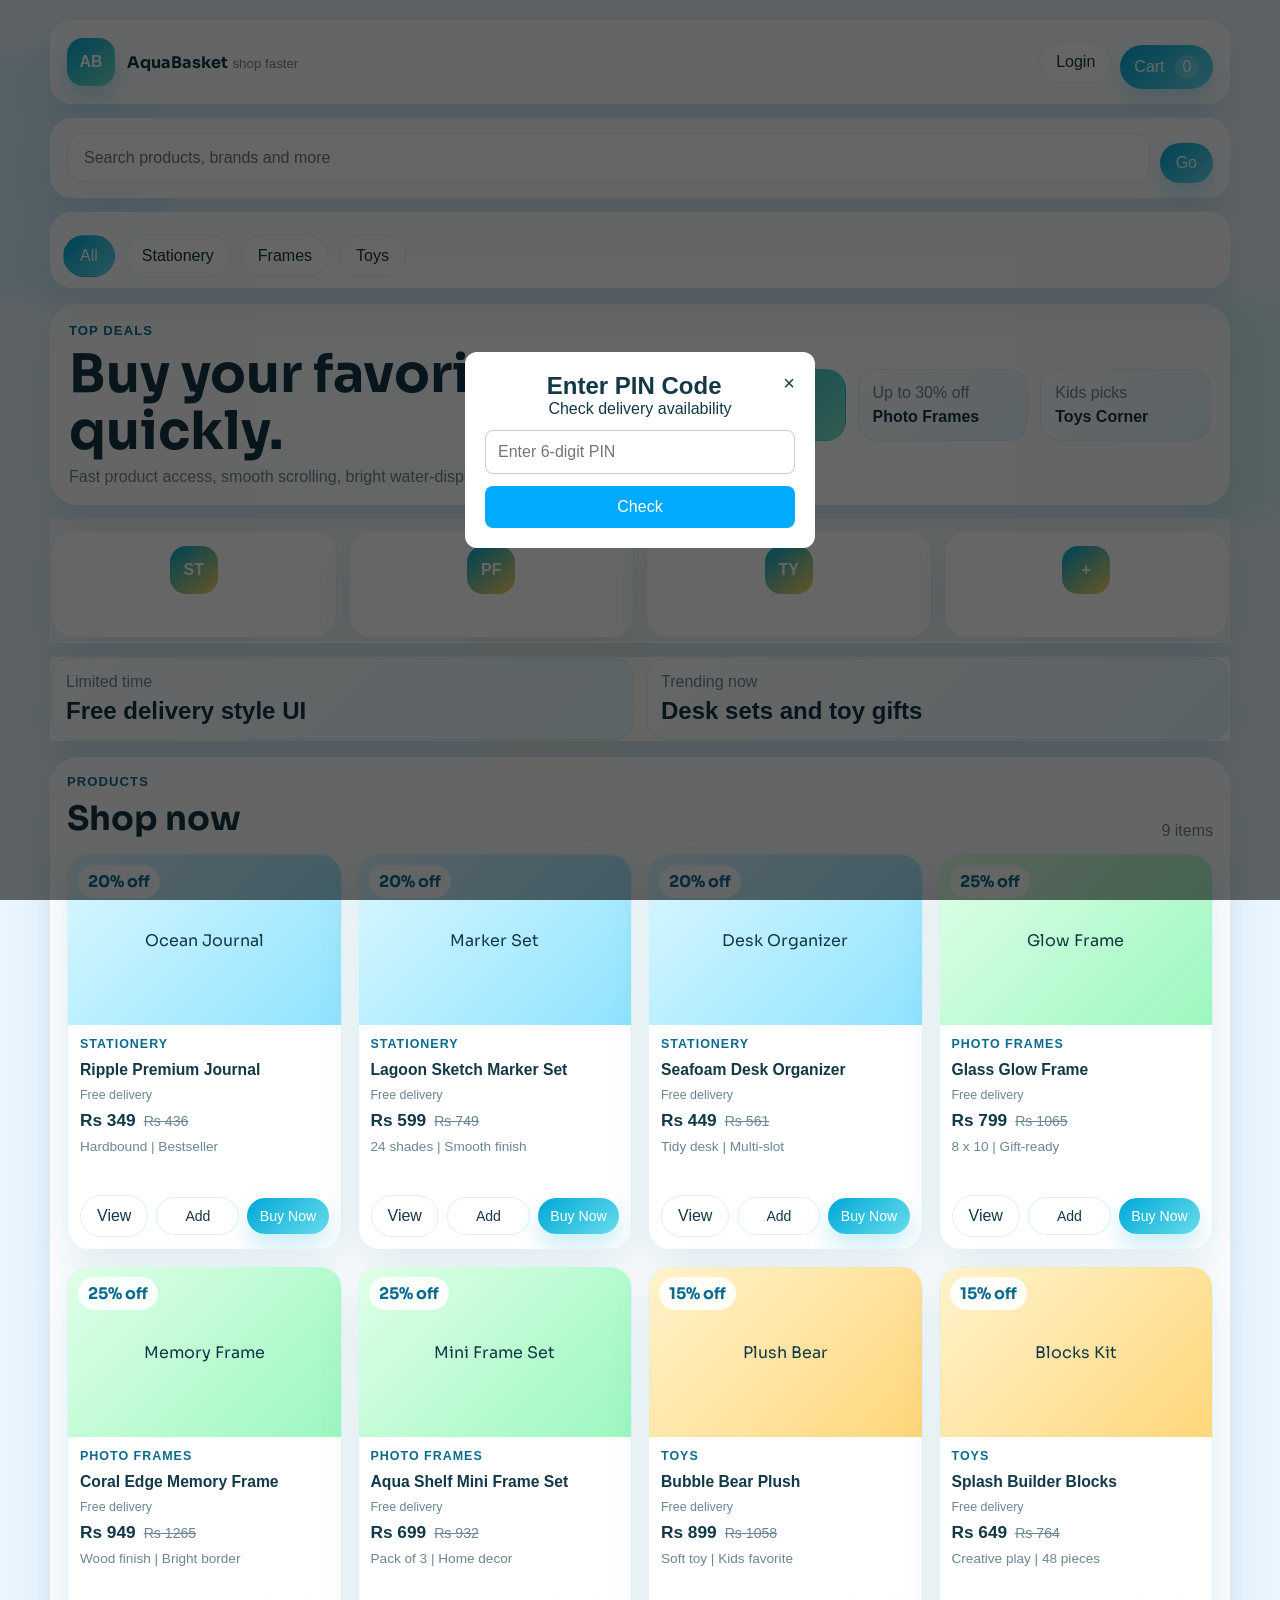
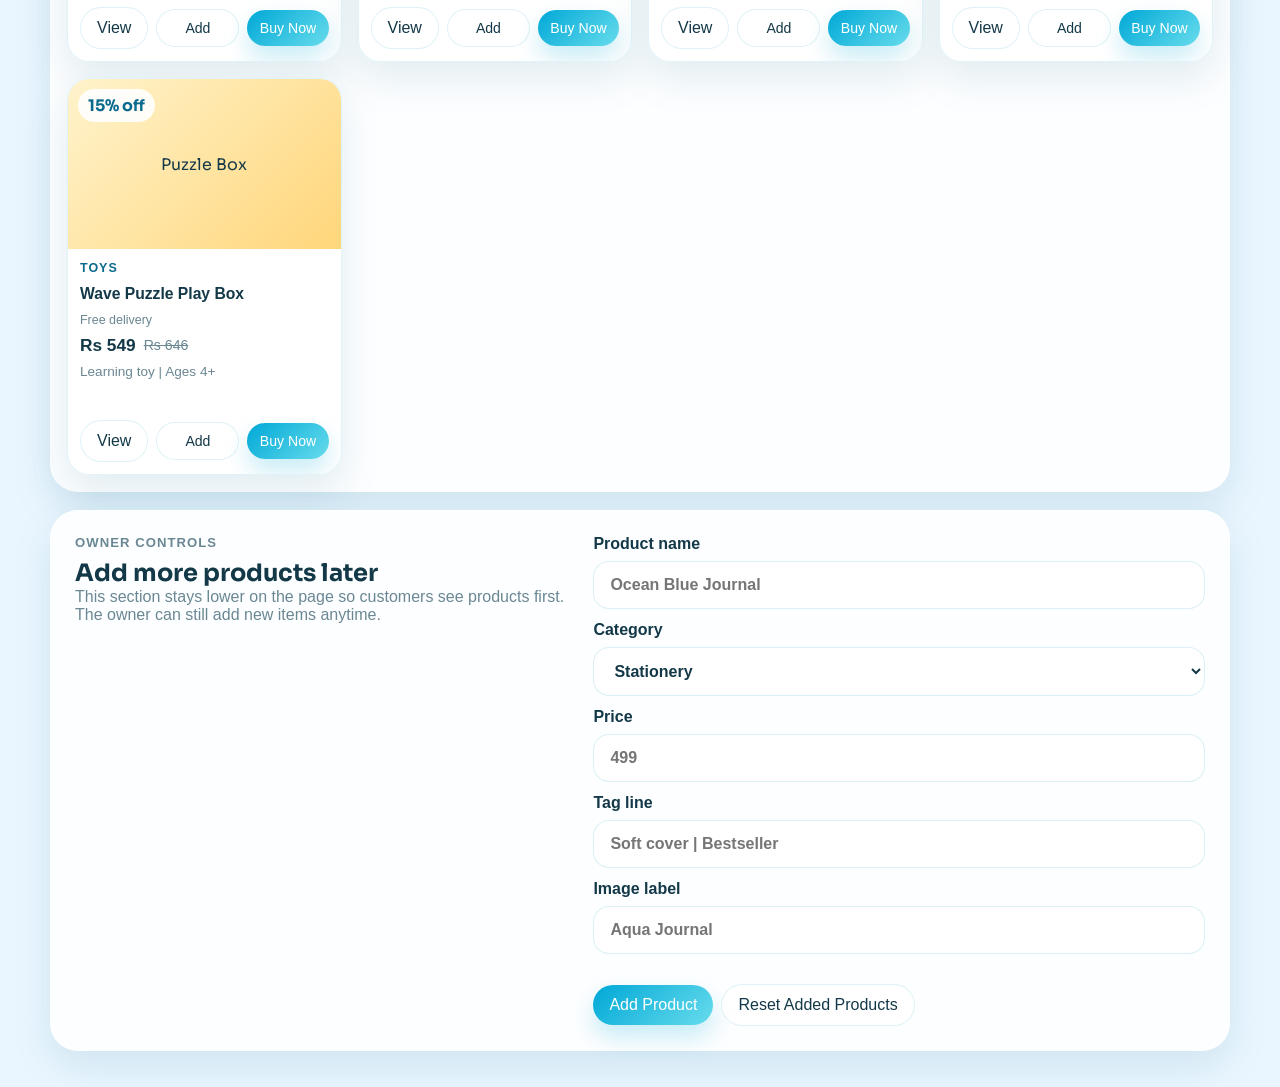
<file: index.html>
<!DOCTYPE html>
<html lang="en">
  <head>
    <meta charset="UTF-8" />
    <meta name="viewport" content="width=device-width, initial-scale=1.0" />
    <title>AquaBasket | Mobile Shopping Store</title>
    <meta
      name="description"
      content="Mobile-first frontend shopping website for stationery, photo frames, and toys."
    />
    <link rel="preconnect" href="https://fonts.googleapis.com" />
    <link rel="preconnect" href="https://fonts.gstatic.com" crossorigin />
    <link
      href="https://fonts.googleapis.com/css2?family=Outfit:wght@400;500;600;700;800&family=Sora:wght@600;700;800&display=swap"
      rel="stylesheet"
    />
    <link rel="stylesheet" href="styles.css" />
  </head>
  <script>
// Show popup only first time
window.onload = function () {
  if (!localStorage.getItem("userPin")) {
    document.getElementById("pinPopup").style.display = "flex";
  }
};

function closePopup() {
  document.getElementById("pinPopup").style.display = "none";
}

function submitPin() {
  let pin = document.getElementById("pinInput").value;

  if (pin.length === 6 && !isNaN(pin)) {
    localStorage.setItem("userPin", pin);
    alert("Delivery available for PIN: " + pin + " ✅");
    closePopup();
  } else {
    alert("Enter valid 6-digit PIN ❌");
  }
}
</script>
  <body data-page="home">
    <!-- PIN CODE POPUP -->
<div class="overlay" id="pinPopup">
  <div class="popup-box">
    <span class="close-btn" onclick="closePopup()">×</span>
    <h2>Enter PIN Code</h2>
    <p>Check delivery availability</p>

    <input type="text" id="pinInput" placeholder="Enter 6-digit PIN" />

    <button onclick="submitPin()">Check</button>
  </div>
</div>
    <div class="page-shell">
      <div class="water water-a"></div>
      <div class="water water-b"></div>
      <div class="water water-c"></div>

      <header class="site-header">
        <div class="mobile-header">
          <a class="brand compact" href="index.html">
            <span class="brand-mark">AB</span>
            <span>
              <strong>AquaBasket</strong>
              <small>shop faster</small>
            </span>
          </a>

          <div class="header-actions">
            <a class="auth-mini" href="login.html">Login</a>
            <button class="cart-pill compact" id="cartButton" type="button">
              Cart
              <span id="cartCount">0</span>
            </button>
          </div>
        </div>
        <div class="search-row">
          <div class="search-panel mobile-search">
            <input
              id="searchInput"
              type="search"
              placeholder="Search products, brands and more"
              aria-label="Search products"
            />
            <button class="primary-btn icon-search" id="searchBtn" type="button">Go</button>
          </div>
        </div>

        <nav class="category-nav mobile-cats" aria-label="Shop categories">
          <button class="category-chip active" data-filter="all" type="button">All</button>
          <button class="category-chip" data-filter="stationery" type="button">Stationery</button>
          <button class="category-chip" data-filter="photo frames" type="button">Frames</button>
          <button class="category-chip" data-filter="toys" type="button">Toys</button>
        </nav>
      </header>

      <main>
        <section class="mobile-hero glass-card">
          <div class="deal-copy">
            <p class="eyebrow">Top deals</p>
            <h1>Buy your favorites quickly.</h1>
            <p class="hero-text">Fast product access, smooth scrolling, bright water-display look.</p>
          </div>
          <div class="deal-strip">
            <article class="deal-card highlight">
              <span>From Rs 199</span>
              <strong>Stationery Sale</strong>
            </article>
            <article class="deal-card">
              <span>Up to 30% off</span>
              <strong>Photo Frames</strong>
            </article>
            <article class="deal-card">
              <span>Kids picks</span>
              <strong>Toys Corner</strong>
            </article>
          </div>
        </section>

        <section class="icon-row" aria-label="Shop shortcuts">
          <button class="shortcut-card" onclick="goToStationery()">
          <span class="shortcut-icon">ST</span>
          <strong>Stationery</strong>
          </button>
          <button class="shortcut-card" data-shortcut-filter="photo frames" type="button">
            <span class="shortcut-icon">PF</span>
            <strong>Frames</strong>
          </button>
          <button class="shortcut-card" data-shortcut-filter="toys" type="button">
            <span class="shortcut-icon">TY</span>
            <strong>Toys</strong>
          </button>
          <button class="shortcut-card owner-launch" id="openOwnerPanel" type="button">
            <span class="shortcut-icon">+</span>
            <strong>Add Product</strong>
          </button>
        </section>

        <section class="mini-banner-row">
          <article class="mini-banner">
            <p>Limited time</p>
            <h2>Free delivery style UI</h2>
          </article>
          <article class="mini-banner">
            <p>Trending now</p>
            <h2>Desk sets and toy gifts</h2>
          </article>
        </section>

        <section class="products-section">
          <div class="products-toolbar mobile-toolbar">
            <div>
              <p class="eyebrow">Products</p>
              <h2 id="products">Shop now</h2>
            </div>
            <p id="resultsText">Showing all products</p>
          </div>
          <div class="product-grid" id="productGrid"></div>
        </section>

        <section class="owner-section glass-card" id="owner">
          <div class="owner-copy">
            <p class="eyebrow">Owner controls</p>
            <h2>Add more products later</h2>
            <p>
              This section stays lower on the page so customers see products first. The owner can still
              add new items anytime.
            </p>
          </div>

          <form class="owner-form" id="ownerForm">
            <label>
              Product name
              <input id="productName" name="name" type="text" placeholder="Ocean Blue Journal" required />
            </label>
            <label>
              Category
              <select id="productCategory" name="category" required>
                <option value="stationery">Stationery</option>
                <option value="photo frames">Photo Frames</option>
                <option value="toys">Toys</option>
              </select>
            </label>
            <label>
              Price
              <input id="productPrice" name="price" type="number" min="1" step="1" placeholder="499" required />
            </label>
            <label>
              Tag line
              <input id="productTag" name="tag" type="text" placeholder="Soft cover | Bestseller" required />
            </label>
            <label>
              Image label
              <input id="productImage" name="image" type="text" placeholder="Aqua Journal" required />
            </label>
            <div class="owner-actions">
              <button class="primary-btn owner-submit" type="submit">Add Product</button>
              <button class="secondary-btn small" id="resetProducts" type="button">Reset Added Products</button>
            </div>
          </form>
        </section>
      </main>
    </div>

    <div class="drawer-backdrop hidden" id="drawerBackdrop"></div>

    <aside class="cart-drawer" id="cartDrawer" aria-label="Shopping cart">
      <div class="drawer-head">
        <h3>Your cart</h3>
        <button class="icon-btn" id="closeCart" type="button">X</button>
      </div>
      <div id="cartItems" class="drawer-items"></div>
      <div class="drawer-foot">
        <p>Total: <strong id="cartTotal">Rs 0</strong></p>
        <button class="primary-btn wide" type="button">Checkout</button>
      </div>
    </aside>

    <div class="product-modal-backdrop hidden" id="productModalBackdrop"></div>

    <section class="product-modal hidden" id="productModal" aria-label="Product details">
      <div class="product-modal-head">
        <p class="eyebrow">Product details</p>
        <button class="icon-btn" id="closeProductModal" type="button">X</button>
      </div>

      <div class="product-modal-body">
        <div class="product-modal-hero" id="modalProductImage"></div>
        <div class="product-modal-copy">
          <p class="product-category" id="modalProductCategory"></p>
          <h2 id="modalProductName"></h2>
          <p class="product-tag" id="modalProductTag"></p>
          <div class="price-row modal-price-row">
            <strong id="modalProductPrice"></strong>
            <span class="strike" id="modalProductOldPrice"></span>
            <span class="modal-discount" id="modalProductDiscount"></span>
          </div>
          <p class="modal-delivery">Free delivery | Bright picks for everyday shopping</p>
          <div class="product-actions">
            <button class="secondary-btn" id="modalAddToCart" type="button">Add to Cart</button>
            <button class="primary-btn" id="modalBuyNow" type="button">Buy Now</button>
          </div>
        </div>
      </div>

      <div class="related-section">
        <div class="related-head">
          <h3>Related products</h3>
          <p>Similar picks like JioMart browsing</p>
        </div>
        <div class="related-grid" id="relatedProducts"></div>
      </div>
    </section>

    <nav class="bottom-nav" aria-label="Bottom navigation">
      <a href="#products" class="bottom-link active">Home</a>
      <button class="bottom-link" data-shortcut-filter="all" type="button">Categories</button>
      <button class="bottom-link" id="mobileCartButton" type="button">Cart</button>
      <a href="login.html" class="bottom-link">Account</a>
    </nav>

    <script src="products.js"></script>
    <script src="script.js"></script>
  </body>
</html>
</file>
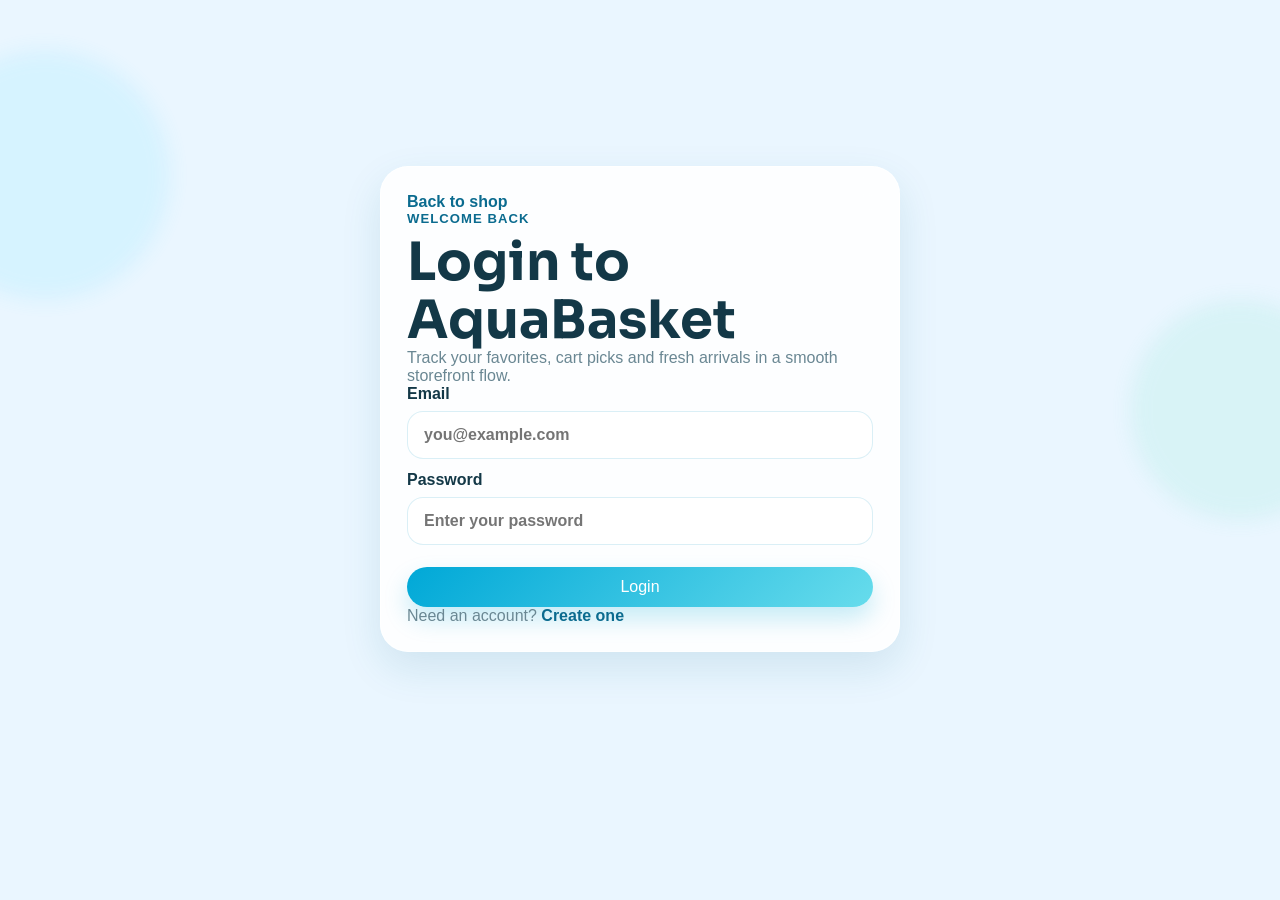
<file: login.html>
<!DOCTYPE html>
<html lang="en">
  <head>
    <meta charset="UTF-8" />
    <meta name="viewport" content="width=device-width, initial-scale=1.0" />
    <title>Login | AquaBasket</title>
    <link rel="preconnect" href="https://fonts.googleapis.com" />
    <link rel="preconnect" href="https://fonts.gstatic.com" crossorigin />
    <link
      href="https://fonts.googleapis.com/css2?family=Outfit:wght@400;500;600;700;800&family=Sora:wght@600;700;800&display=swap"
      rel="stylesheet"
    />
    <link rel="stylesheet" href="styles.css" />
  </head>
  <body data-page="auth">
    <div class="auth-shell">
      <div class="water water-a"></div>
      <div class="water water-b"></div>
      <section class="auth-card glass-card">
        <a class="back-link" href="index.html">Back to shop</a>
        <p class="eyebrow">Welcome back</p>
        <h1>Login to AquaBasket</h1>
        <p class="auth-copy">Track your favorites, cart picks and fresh arrivals in a smooth storefront flow.</p>

        <form id="loginForm" class="auth-form">
          <label>
            Email
            <input type="email" id="loginEmail" placeholder="you@example.com" required />
          </label>
          <label>
            Password
            <input type="password" id="loginPassword" placeholder="Enter your password" required />
          </label>
          <button class="primary-btn wide" type="submit">Login</button>
        </form>

        <p class="auth-switch">
          Need an account?
          <a href="signup.html">Create one</a>
        </p>
        <p class="auth-message" id="loginMessage"></p>
      </section>
    </div>

    <script src="script.js"></script>
  </body>
</html>
</file>
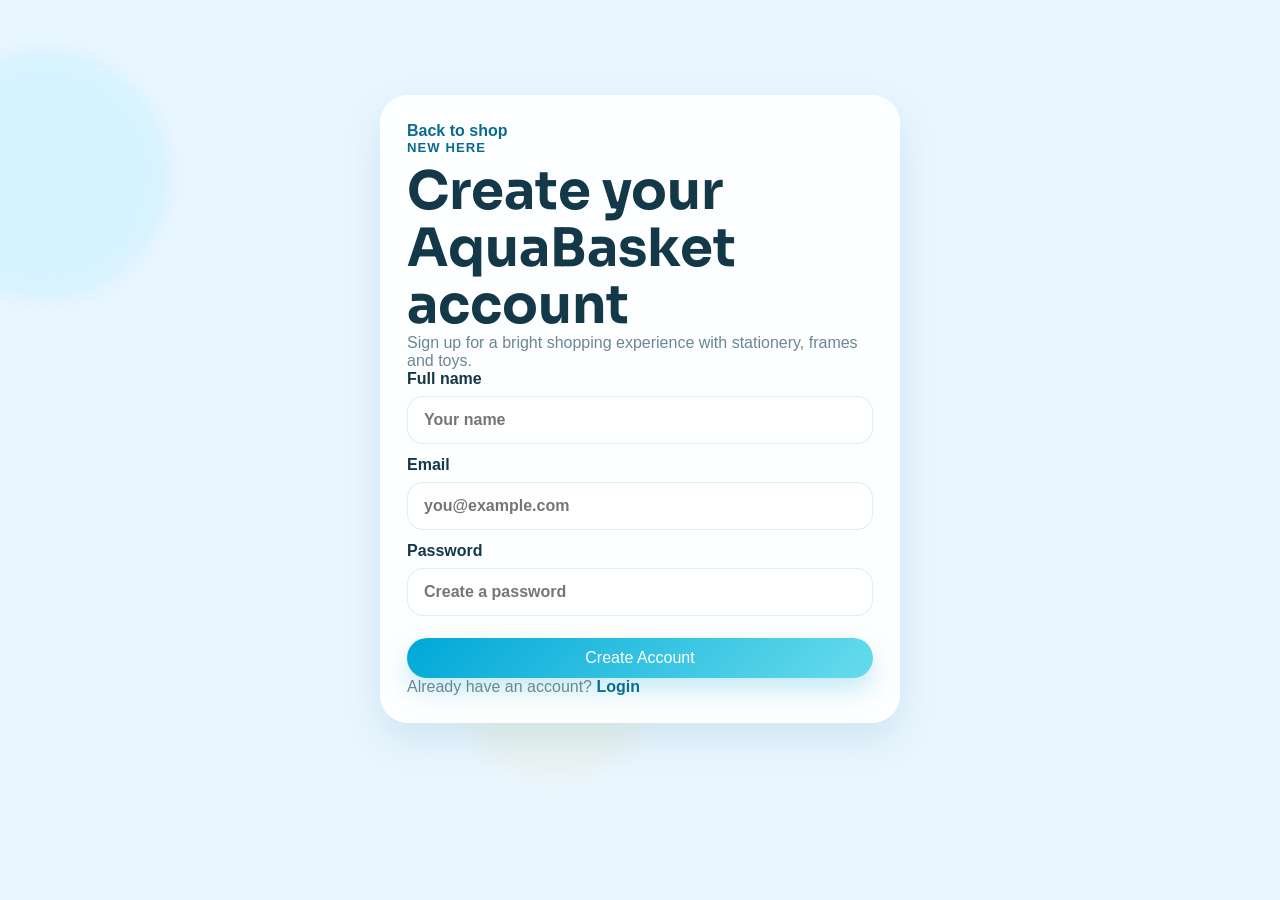
<file: signup.html>
<!DOCTYPE html>
<html lang="en">
  <head>
    <meta charset="UTF-8" />
    <meta name="viewport" content="width=device-width, initial-scale=1.0" />
    <title>Sign Up | AquaBasket</title>
    <link rel="preconnect" href="https://fonts.googleapis.com" />
    <link rel="preconnect" href="https://fonts.gstatic.com" crossorigin />
    <link
      href="https://fonts.googleapis.com/css2?family=Outfit:wght@400;500;600;700;800&family=Sora:wght@600;700;800&display=swap"
      rel="stylesheet"
    />
    <link rel="stylesheet" href="styles.css" />
  </head>
  <body data-page="auth">
    <div class="auth-shell">
      <div class="water water-a"></div>
      <div class="water water-c"></div>
      <section class="auth-card glass-card">
        <a class="back-link" href="index.html">Back to shop</a>
        <p class="eyebrow">New here</p>
        <h1>Create your AquaBasket account</h1>
        <p class="auth-copy">Sign up for a bright shopping experience with stationery, frames and toys.</p>

        <form id="signupForm" class="auth-form">
          <label>
            Full name
            <input type="text" id="signupName" placeholder="Your name" required />
          </label>
          <label>
            Email
            <input type="email" id="signupEmail" placeholder="you@example.com" required />
          </label>
          <label>
            Password
            <input type="password" id="signupPassword" placeholder="Create a password" required />
          </label>
          <button class="primary-btn wide" type="submit">Create Account</button>
        </form>

        <p class="auth-switch">
          Already have an account?
          <a href="login.html">Login</a>
        </p>
        <p class="auth-message" id="signupMessage"></p>
      </section>
    </div>

    <script src="script.js"></script>
  </body>
</html>
</file>
<file: styles.css>
:root {
  --bg: #eefbff;
  --panel: rgba(255, 255, 255, 0.88);
  --line: rgba(68, 180, 214, 0.16);
  --text: #133847;
  --muted: #6a8793;
  --primary: #00a8d7;
  --primary-dark: #0b6b8f;
  --accent: #72e2c4;
  --warm: #ffd55d;
  --shadow: 0 16px 40px rgba(18, 104, 130, 0.12);
  --radius-xl: 28px;
  --radius-lg: 22px;
  --radius-md: 16px;
}

* {
  box-sizing: border-box;
}

html {
  scroll-behavior: smooth;
}

body {
  margin: 0;
  font-family: "Outfit", sans-serif;
  color: var(--text);
  background:
    radial-gradient(circle at top left, #d5f8ff 0, transparent 28%),
    radial-gradient(circle at top right, #fff7c8 0, transparent 24%),
    linear-gradient(180deg, #f4fdff 0%, #ebfaff 46%, #f7fff8 100%);
  min-height: 100vh;
  overflow-x: hidden;
}

body.no-scroll {
  overflow: hidden;
}

a {
  color: inherit;
  text-decoration: none;
}

button,
input,
select {
  font: inherit;
}

.page-shell,
.auth-shell {
  position: relative;
  min-height: 100vh;
  padding: 14px 14px 96px;
}

.water {
  position: fixed;
  border-radius: 999px;
  filter: blur(10px);
  opacity: 0.45;
  pointer-events: none;
  animation: floatWave 11s ease-in-out infinite;
}

.water-a {
  width: 250px;
  height: 250px;
  top: 50px;
  left: -80px;
  background: rgba(82, 222, 255, 0.28);
}

.water-b {
  width: 220px;
  height: 220px;
  top: 300px;
  right: -70px;
  background: rgba(114, 226, 196, 0.32);
  animation-delay: -4s;
}

.water-c {
  width: 190px;
  height: 190px;
  bottom: 120px;
  left: 36%;
  background: rgba(255, 213, 93, 0.18);
  animation-delay: -7s;
}

.glass-card,
.auth-card,
.cart-drawer,
.site-header,
.mobile-hero,
.shortcut-card,
.mini-banner,
.product-card,
.owner-section {
  backdrop-filter: blur(18px);
  -webkit-backdrop-filter: blur(18px);
}

.site-header,
.mobile-hero,
.icon-row,
.mini-banner-row,
.products-section,
.owner-section {
  max-width: 1180px;
  margin-left: auto;
  margin-right: auto;
}

.site-header {
  position: sticky;
  top: 10px;
  z-index: 20;
  display: grid;
  gap: 12px;
  margin-bottom: 16px;
}

.mobile-header,
.search-row,
.mobile-cats,
.mobile-hero,
.icon-row,
.mini-banner-row,
.products-section,
.owner-section,
.auth-card {
  background: var(--panel);
  border: 1px solid rgba(255, 255, 255, 0.78);
  box-shadow: var(--shadow);
}

.mobile-header,
.search-row,
.mobile-cats {
  border-radius: 22px;
  padding: 12px;
}

.mobile-header {
  display: flex;
  justify-content: space-between;
  gap: 10px;
  align-items: center;
}

.brand {
  display: inline-flex;
  align-items: center;
  gap: 12px;
}

.brand.compact strong,
.products-toolbar h2,
.owner-copy h2,
.auth-card h1,
.mobile-hero h1 {
  font-family: "Sora", sans-serif;
}

.brand-mark {
  width: 48px;
  height: 48px;
  display: grid;
  place-items: center;
  border-radius: 16px;
  background: linear-gradient(140deg, var(--primary), var(--accent));
  color: white;
  font-weight: 800;
  box-shadow: 0 12px 24px rgba(0, 168, 215, 0.26);
}

.brand small,
.auth-copy,
.hero-text,
.mini-banner p,
.deal-card span,
.product-subtext,
.product-tag,
.auth-message,
.owner-copy p,
.search-hint {
  color: var(--muted);
}

.header-actions,
.product-actions,
.owner-actions {
  display: flex;
  gap: 8px;
  align-items: center;
}

.ghost-btn {
  border: 1px solid rgba(88, 184, 212, 0.2);
  background: rgba(255, 255, 255, 0.88);
  color: var(--text);
}

.auth-mini,
.bottom-link,
.category-chip,
.secondary-btn,
.ghost-btn,
.icon-btn {
  border: 1px solid rgba(88, 184, 212, 0.2);
  background: rgba(255, 255, 255, 0.88);
  color: var(--text);
}

.category-chip,
.primary-btn,
.secondary-btn,
.ghost-btn,
.icon-btn,
.cart-pill,
.auth-mini,
.bottom-link {
  border-radius: 999px;
  padding: 11px 16px;
  cursor: pointer;
  transition: transform 0.18s ease, box-shadow 0.18s ease, background 0.18s ease;
}

.primary-btn,
.cart-pill,
.bottom-link.active {
  border: none;
  color: white;
  background: linear-gradient(135deg, var(--primary), #67dcec);
  box-shadow: 0 12px 24px rgba(0, 168, 215, 0.22);
}

.cart-pill.compact {
  padding: 10px 14px;
}

.cart-pill span {
  display: inline-grid;
  place-items: center;
  min-width: 24px;
  min-height: 24px;
  border-radius: 999px;
  background: rgba(255, 255, 255, 0.22);
  margin-left: 6px;
}

.search-panel {
  display: grid;
  grid-template-columns: 1fr auto;
  gap: 10px;
}

.search-panel input,
.owner-form input,
.owner-form select,
.auth-form input {
  width: 100%;
  padding: 14px 16px;
  border-radius: 16px;
  border: 1px solid rgba(88, 184, 212, 0.22);
  background: rgba(255, 255, 255, 0.98);
  color: var(--text);
  outline: none;
}

.search-panel input:focus,
.owner-form input:focus,
.owner-form select:focus,
.auth-form input:focus {
  box-shadow: 0 0 0 4px rgba(0, 168, 215, 0.12);
}

.mobile-cats {
  display: flex;
  gap: 10px;
  overflow-x: auto;
  padding-bottom: 10px;
}

.mobile-cats::-webkit-scrollbar,
.icon-row::-webkit-scrollbar {
  display: none;
}

.category-chip {
  white-space: nowrap;
  flex: 0 0 auto;
}

.category-chip.active {
  background: linear-gradient(135deg, var(--primary), #67dcec);
  color: white;
  border-color: transparent;
}

.mobile-hero {
  border-radius: var(--radius-xl);
  padding: 18px;
  display: grid;
  gap: 16px;
}

.eyebrow {
  margin: 0 0 8px;
  font-size: 0.82rem;
  font-weight: 700;
  letter-spacing: 0.08em;
  text-transform: uppercase;
  color: var(--primary-dark);
}

.mobile-hero h1,
.auth-card h1 {
  margin: 0;
  font-size: clamp(1.8rem, 7vw, 3.3rem);
  line-height: 1.08;
}

.hero-text {
  margin: 8px 0 0;
}

.deal-strip,
.mini-banner-row {
  display: grid;
  gap: 12px;
}

.deal-card,
.mini-banner {
  border-radius: 20px;
  padding: 14px;
  background: linear-gradient(135deg, rgba(255, 255, 255, 0.86), rgba(226, 248, 255, 0.88));
  border: 1px solid var(--line);
}

.deal-card.highlight {
  background: linear-gradient(135deg, rgba(0, 168, 215, 0.94), rgba(114, 226, 196, 0.92));
  color: white;
}

.deal-card span,
.deal-card strong,
.mini-banner p,
.mini-banner h2 {
  display: block;
  margin: 0;
}

.deal-card strong,
.mini-banner h2 {
  margin-top: 6px;
}

.icon-row {
  display: grid;
  grid-auto-flow: column;
  grid-auto-columns: minmax(92px, 1fr);
  gap: 12px;
  overflow-x: auto;
  margin-top: 14px;
  padding-bottom: 4px;
}

.shortcut-card {
  border: 1px solid var(--line);
  background: rgba(255, 255, 255, 0.82);
  border-radius: 22px;
  padding: 14px 10px;
  min-height: 108px;
  display: grid;
  justify-items: center;
  align-content: center;
  gap: 10px;
  text-align: center;
  box-shadow: var(--shadow);
}

.shortcut-icon {
  width: 48px;
  height: 48px;
  display: grid;
  place-items: center;
  border-radius: 16px;
  font-weight: 800;
  color: white;
  background: linear-gradient(140deg, var(--primary), var(--warm));
}

.mini-banner-row {
  margin-top: 14px;
}

.products-section {
  margin-top: 16px;
  padding: 16px;
  border-radius: var(--radius-xl);
}

.products-toolbar {
  display: flex;
  justify-content: space-between;
  gap: 12px;
  align-items: end;
  margin-bottom: 14px;
}

.products-toolbar h2 {
  margin: 0;
  font-size: clamp(1.4rem, 5vw, 2.1rem);
}

.products-toolbar p:last-child {
  margin: 0;
  color: var(--muted);
}

.product-grid {
  display: grid;
  grid-template-columns: repeat(2, minmax(0, 1fr));
  gap: 12px;
}

.product-card {
  display: grid;
  grid-template-rows: auto 1fr;
  background: rgba(255, 255, 255, 0.92);
  border-radius: 22px;
  overflow: hidden;
  border: 1px solid var(--line);
  box-shadow: var(--shadow);
}

.product-image {
  position: relative;
  height: 138px;
  display: grid;
  place-items: center;
  padding: 12px;
}

.product-image span {
  font-family: "Sora", sans-serif;
  font-size: 1rem;
  text-align: center;
}

.product-badge {
  position: absolute;
  top: 10px;
  left: 10px;
  padding: 6px 10px;
  border-radius: 999px;
  background: rgba(255, 255, 255, 0.9);
  font-size: 0.76rem;
  font-weight: 700;
  color: var(--primary-dark);
}

.product-body {
  display: grid;
  align-content: start;
  gap: 8px;
  padding: 12px;
}

.product-category,
.product-subtext {
  margin: 0;
  font-size: 0.78rem;
}

.product-category {
  text-transform: uppercase;
  letter-spacing: 0.08em;
  color: var(--primary-dark);
  font-weight: 700;
}

.product-body h3 {
  margin: 0;
  font-size: 0.98rem;
  line-height: 1.35;
}

.price-row {
  display: flex;
  gap: 8px;
  align-items: center;
  flex-wrap: wrap;
}

.price-row strong {
  font-size: 1.08rem;
}

.strike {
  text-decoration: line-through;
  color: var(--muted);
  font-size: 0.88rem;
}

.product-tag {
  margin: 0;
  min-height: 34px;
  font-size: 0.85rem;
}

.product-actions {
  margin-top: 4px;
}

.product-actions .primary-btn,
.product-actions .secondary-btn {
  flex: 1;
  text-align: center;
  padding: 10px 12px;
  font-size: 0.88rem;
}

.owner-section {
  display: grid;
  gap: 18px;
  border-radius: var(--radius-xl);
  padding: 18px;
  margin-top: 18px;
}

.owner-form,
.auth-form {
  display: grid;
  gap: 12px;
}

.owner-form label,
.auth-form label {
  display: grid;
  gap: 8px;
  font-weight: 600;
}

.owner-actions {
  flex-wrap: wrap;
  margin-top: 8px;
}

.drawer-backdrop {
  position: fixed;
  inset: 0;
  background: rgba(19, 56, 71, 0.28);
  z-index: 29;
}

.hidden {
  display: none;
}

.cart-drawer {
  position: fixed;
  left: 0;
  right: 0;
  bottom: 0;
  z-index: 30;
  background: rgba(255, 255, 255, 0.96);
  border-radius: 28px 28px 0 0;
  padding: 20px;
  min-height: 46vh;
  max-height: 82vh;
  transform: translateY(104%);
  transition: transform 0.28s ease;
  display: flex;
  flex-direction: column;
}

.cart-drawer.open {
  transform: translateY(0);
}

.product-modal-backdrop {
  position: fixed;
  inset: 0;
  background: rgba(19, 56, 71, 0.34);
  z-index: 31;
}

.product-modal {
  position: fixed;
  left: 12px;
  right: 12px;
  top: 50%;
  transform: translateY(-50%);
  z-index: 32;
  background: rgba(255, 255, 255, 0.97);
  border: 1px solid rgba(255, 255, 255, 0.84);
  box-shadow: 0 26px 60px rgba(18, 104, 130, 0.22);
  border-radius: 28px;
  padding: 18px;
  max-height: calc(100vh - 36px);
  overflow: auto;
}

.product-modal-head,
.related-head {
  display: flex;
  justify-content: space-between;
  gap: 12px;
  align-items: center;
}

.product-modal-head p,
.related-head h3,
.related-head p {
  margin: 0;
}

.product-modal-body {
  display: grid;
  gap: 16px;
  margin-top: 8px;
}

.product-modal-hero {
  min-height: 220px;
  border-radius: 24px;
  display: grid;
  place-items: center;
  padding: 20px;
}

.product-modal-hero span {
  font-family: "Sora", sans-serif;
  font-size: 1.35rem;
  text-align: center;
}

.product-modal-copy h2 {
  margin: 0;
  font-family: "Sora", sans-serif;
  font-size: clamp(1.5rem, 5vw, 2.1rem);
}

.modal-price-row {
  margin-top: 12px;
}

.modal-delivery,
.modal-discount,
.related-head p {
  color: var(--muted);
}

.related-section {
  margin-top: 22px;
}

.related-grid {
  display: grid;
  grid-template-columns: repeat(2, minmax(0, 1fr));
  gap: 12px;
  margin-top: 12px;
}

.related-card-btn {
  width: 100%;
  border: 1px solid var(--line);
  background: rgba(244, 253, 255, 0.96);
  border-radius: 20px;
  overflow: hidden;
  padding: 0;
  text-align: left;
  cursor: pointer;
}

.related-image {
  min-height: 110px;
  display: grid;
  place-items: center;
  padding: 14px;
}

.related-image span {
  font-family: "Sora", sans-serif;
  font-size: 0.95rem;
  text-align: center;
}

.related-copy {
  padding: 12px;
}

.related-copy h4 {
  margin: 0;
  font-size: 0.96rem;
}

.related-empty {
  grid-column: 1 / -1;
}

.drawer-head,
.cart-item {
  display: flex;
  justify-content: space-between;
  gap: 12px;
  align-items: center;
}

.drawer-items {
  flex: 1;
  overflow: auto;
  display: grid;
  gap: 12px;
  margin: 18px 0;
}

.cart-item {
  padding: 14px;
  border-radius: 18px;
  background: rgba(232, 249, 255, 0.94);
}

.cart-item h4,
.drawer-foot p {
  margin: 0;
}

.empty-state {
  color: var(--muted);
  text-align: center;
  padding: 20px 0;
}

.bottom-nav {
  position: fixed;
  left: 12px;
  right: 12px;
  bottom: 12px;
  z-index: 25;
  display: grid;
  grid-template-columns: repeat(4, 1fr);
  gap: 8px;
  padding: 8px;
  border-radius: 24px;
  background: rgba(255, 255, 255, 0.92);
  border: 1px solid rgba(255, 255, 255, 0.86);
  box-shadow: 0 18px 32px rgba(18, 104, 130, 0.16);
}

.bottom-link {
  display: inline-flex;
  justify-content: center;
  align-items: center;
  min-height: 46px;
  font-weight: 600;
}

.auth-shell {
  display: grid;
  place-items: center;
}

.auth-card {
  position: relative;
  width: min(520px, 100%);
  z-index: 2;
  border-radius: var(--radius-xl);
  padding: 26px;
}

.back-link,
.auth-switch a {
  color: var(--primary-dark);
  font-weight: 700;
}

.auth-switch {
  color: var(--muted);
  margin-bottom: 0;
}

@keyframes floatWave {
  0%,
  100% {
    transform: translate3d(0, 0, 0);
  }
  50% {
    transform: translate3d(0, -16px, 0);
  }
}

@media (min-width: 720px) {
  .page-shell {
    padding: 20px 20px 36px;
  }

  .deal-strip,
  .mini-banner-row {
    grid-template-columns: repeat(3, minmax(0, 1fr));
  }

  .mini-banner-row {
    grid-template-columns: repeat(2, minmax(0, 1fr));
  }

  .product-grid {
    grid-template-columns: repeat(3, minmax(0, 1fr));
    gap: 16px;
  }

  .owner-section {
    grid-template-columns: 0.9fr 1.1fr;
    padding: 24px;
  }

  .bottom-nav {
    display: none;
  }

  .cart-drawer {
    top: 0;
    left: auto;
    right: 0;
    width: min(420px, 100%);
    height: 100vh;
    min-height: 100vh;
    border-radius: 28px 0 0 28px;
    transform: translateX(104%);
  }

  .cart-drawer.open {
    transform: translateX(0);
  }

  .product-modal {
    left: 50%;
    right: auto;
    width: min(920px, calc(100vw - 40px));
    transform: translate(-50%, -50%);
    padding: 22px;
  }

  .product-modal-body {
    grid-template-columns: 0.9fr 1.1fr;
    align-items: center;
  }

  .related-grid {
    grid-template-columns: repeat(3, minmax(0, 1fr));
  }
}

@media (min-width: 1024px) {
  .site-header {
    gap: 14px;
  }

  .mobile-header,
  .search-row {
    padding: 14px 16px;
  }

  .mobile-hero {
    grid-template-columns: 1.1fr 1fr;
    align-items: center;
  }

  .product-grid {
    grid-template-columns: repeat(4, minmax(0, 1fr));
  }

  .product-image {
    height: 170px;
  }
}

/* PIN POPUP */
.overlay {
  position: fixed;
  top: 0;
  left: 0;
  width: 100%;
  height: 100%;
  background: rgba(0,0,0,0.6);
  display: none;
  align-items: center;
  justify-content: center;
  z-index: 999;
}

.popup-box {
  background: white;
  width: 90%;
  max-width: 350px;
  padding: 20px;
  border-radius: 12px;
  text-align: center;
  animation: slideUp 0.3s ease;
}

.popup-box input {
  width: 100%;
  padding: 12px;
  margin-top: 12px;
  border-radius: 8px;
  border: 1px solid #ccc;
}

.popup-box button {
  width: 100%;
  padding: 12px;
  margin-top: 12px;
  background: #00aaff;
  color: white;
  border: none;
  border-radius: 8px;
  cursor: pointer;
}

.close-btn {
  float: right;
  cursor: pointer;
  font-size: 20px;
}

@keyframes slideUp {
  from { transform: translateY(30px); opacity: 0; }
  to { transform: translateY(0); opacity: 1; }
}
* {
  margin: 0;
  padding: 0;
  box-sizing: border-box;
  font-family: sans-serif;
}

body {
  background: #eaf6ff;
}

/* Navbar */
.navbar {
  background: #87ceeb;
  padding: 15px 20px;
  display: flex;
  justify-content: space-between;
  align-items: center;
}

.navbar h2 {
  color: white;
}

.navbar input {
  padding: 8px 15px;
  border-radius: 20px;
  border: none;
  width: 200px;
}

/* Container */
.container {
  padding: 20px;
}

/* Product Grid */
.product {
  display: grid;
  grid-template-columns: repeat(auto-fit, minmax(220px, 1fr));
  gap: 20px;
}

/* Card */
.card {
  background: white;
  border-radius: 15px;
  padding: 15px;
  text-align: center;
  transition: 0.3s;
  box-shadow: 0 4px 15px rgba(0,0,0,0.1);
}

.card:hover {
  transform: translateY(-5px);
}

/* Image */
.card img {
  width: 100%;
  height: 150px;
  object-fit: contain;
}

/* Title */
.card h3 {
  margin: 10px 0;
}

/* Price */
.price {
  color: #0077b6;
  font-weight: bold;
}

.price span {
  text-decoration: line-through;
  color: gray;
  font-size: 14px;
  margin-left: 5px;
}

/* Button */
button {
  margin-top: 10px;
  padding: 8px 20px;
  border: none;
  background: #87ceeb;
  color: white;
  border-radius: 20px;
  cursor: pointer;
  transition: 0.3s;
}

button:hover {
  background: #00b4d8;
}
</file>
